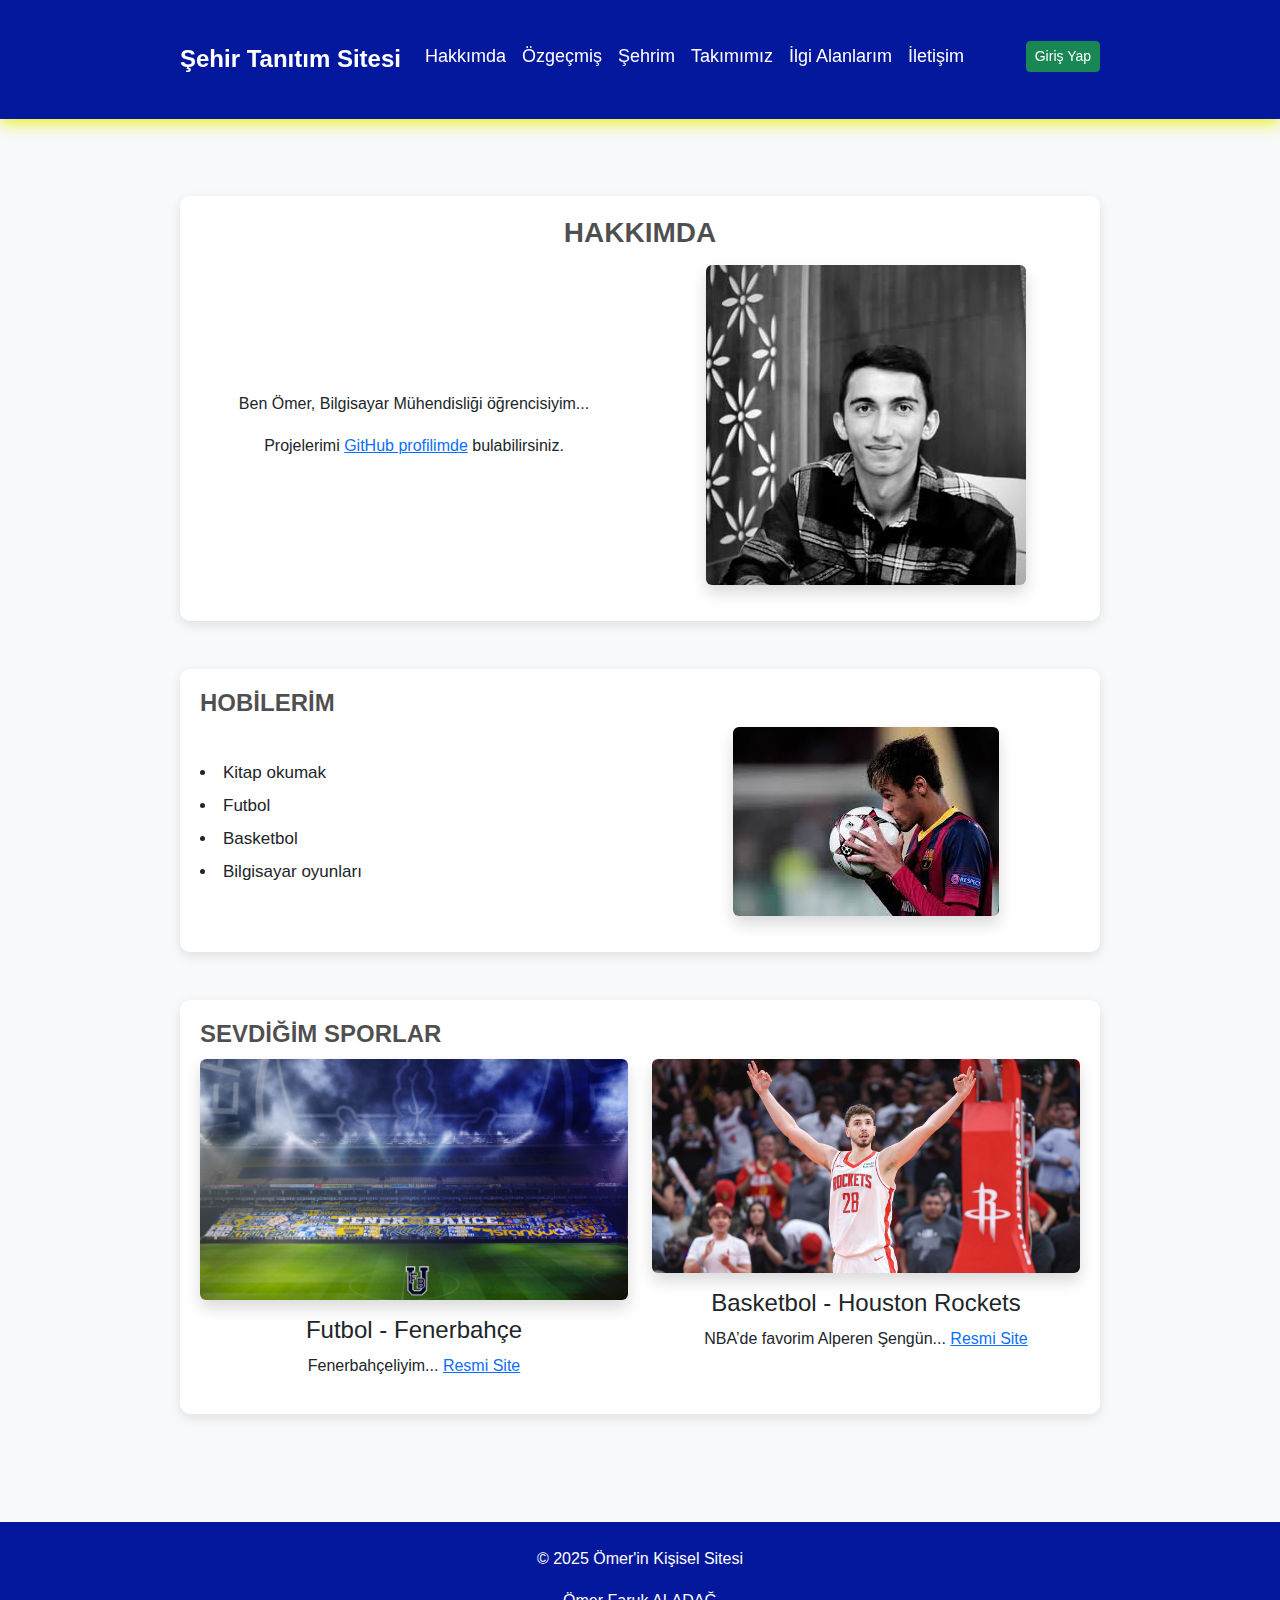
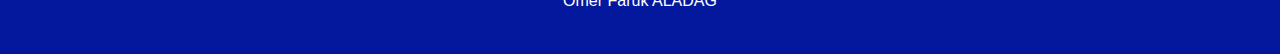
<file: index.html>
<!DOCTYPE html>
<html lang="tr">
<head>
  <meta charset="UTF-8">
  <meta name="viewport" content="width=device-width, initial-scale=1.0">
  <title>Şehir Tanıtım Sitesi</title>
  <link href="https://cdn.jsdelivr.net/npm/bootstrap@5.3.0/dist/css/bootstrap.min.css" rel="stylesheet">
  <link rel="stylesheet" href="style.css">
</head>
<body class="bg-light">

<header>
  <nav class="navbar navbar-expand-lg navbar-dark custom-navbar fixed-top">
        <div class="container">
          <a class="navbar-brand" href="#">Şehir Tanıtım Sitesi</a>
          <button class="navbar-toggler" type="button" data-bs-toggle="collapse" data-bs-target="#navbarNav">
            <span class="navbar-toggler-icon"></span>
          </button>
          <div class="collapse navbar-collapse" id="navbarNav">
            <ul class="navbar-nav me-auto">
              <li class="nav-item"><a class="nav-link" href="index.html">Hakkımda</a></li>
              <li class="nav-item"><a class="nav-link" href="cv.html">Özgeçmiş</a></li>
              <li class="nav-item"><a class="nav-link" href="sehrim.html">Şehrim</a></li>
              <li class="nav-item"><a class="nav-link" href="takimimiz.html">Takımımız</a></li>
              <li class="nav-item"><a class="nav-link" href="ilgi-alanlarim.html">İlgi Alanlarım</a></li>
              <li class="nav-item"><a class="nav-link" href="iletisim.html">İletişim</a></li>
            </ul>
            <ul class="navbar-nav ms-auto align-items-center">
              <li class="nav-item">
                <span id="usernameDisplay" class="nav-link text-white fw-bold"></span>
              </li>
              <li class="nav-item" id="loginBtn">
                <a href="login.html" class="btn btn-success btn-sm">Giriş Yap</a>
              </li>
              <li class="nav-item" id="logoutBtn" style="display: none;">
                <button onclick="logout()" class="btn btn-danger btn-sm">Çıkış Yap</button>
              </li>
            </ul>
          </div>
        </div>
      </nav>
</header>

  <main class="container mt-5">
    <section class="text-center my-5">
      <h2>Hakkımda</h2>
      <div class="row align-items-center">
        <div class="col-md-6">
          <p>Ben Ömer, Bilgisayar Mühendisliği öğrencisiyim...</p>
          <p>Projelerimi <a href="https://github.com/omrraldg" target="_blank">GitHub profilimde</a> bulabilirsiniz.</p>
        </div>
        <div class="col-md-6">
          <img src="img/omer.jpg" alt="Ömer'in Fotoğrafı" class="img-fluid rounded shadow mb-3">
        </div>
      </div>
    </section>

    <section class="text-center mb-5">
      <h3>Hobilerim</h3>
      <div class="row align-items-center">
        <div class="col-md-6">
          <ul class="text-start">
            <li>Kitap okumak</li>
            <li>Futbol</li>
            <li>Basketbol</li>
            <li>Bilgisayar oyunları</li>
          </ul>
        </div>
        <div class="col-md-6">
          <img src="img/neymar.jpg" alt="Futbol" class="img-fluid rounded shadow mb-3">
        </div>
      </div>
    </section>

    <section class="text-center mb-5">
      <h3>Sevdiğim Sporlar</h3>
      <div class="row">
        <div class="col-md-6">
          <img src="img/fenerbahce.jpg" alt="Fenerbahçe" class="img-fluid rounded shadow mb-3">
          <h4>Futbol - Fenerbahçe</h4>
          <p>Fenerbahçeliyim... <a href="https://www.fenerbahce.org/">Resmi Site</a></p>
        </div>
        <div class="col-md-6">
          <img src="img/rockets.jpg" alt="Houston Rockets" class="img-fluid rounded shadow mb-3">
          <h4>Basketbol - Houston Rockets</h4>
          <p>NBA’de favorim Alperen Şengün... <a href="https://www.nba.com/rockets/">Resmi Site</a></p>
        </div>
      </div>
    </section>
  </main>

  <footer class="text-center py-4">
    <p>&copy; 2025 Ömer'in Kişisel Sitesi</p>
      <p> Ömer Faruk ALADAĞ</p>
  </footer>

   <script src="https://cdn.jsdelivr.net/npm/bootstrap@5.3.0/dist/js/bootstrap.bundle.min.js"></script>
  <script src="loginkontrol.js"></script>
</body>
</html>
</file>
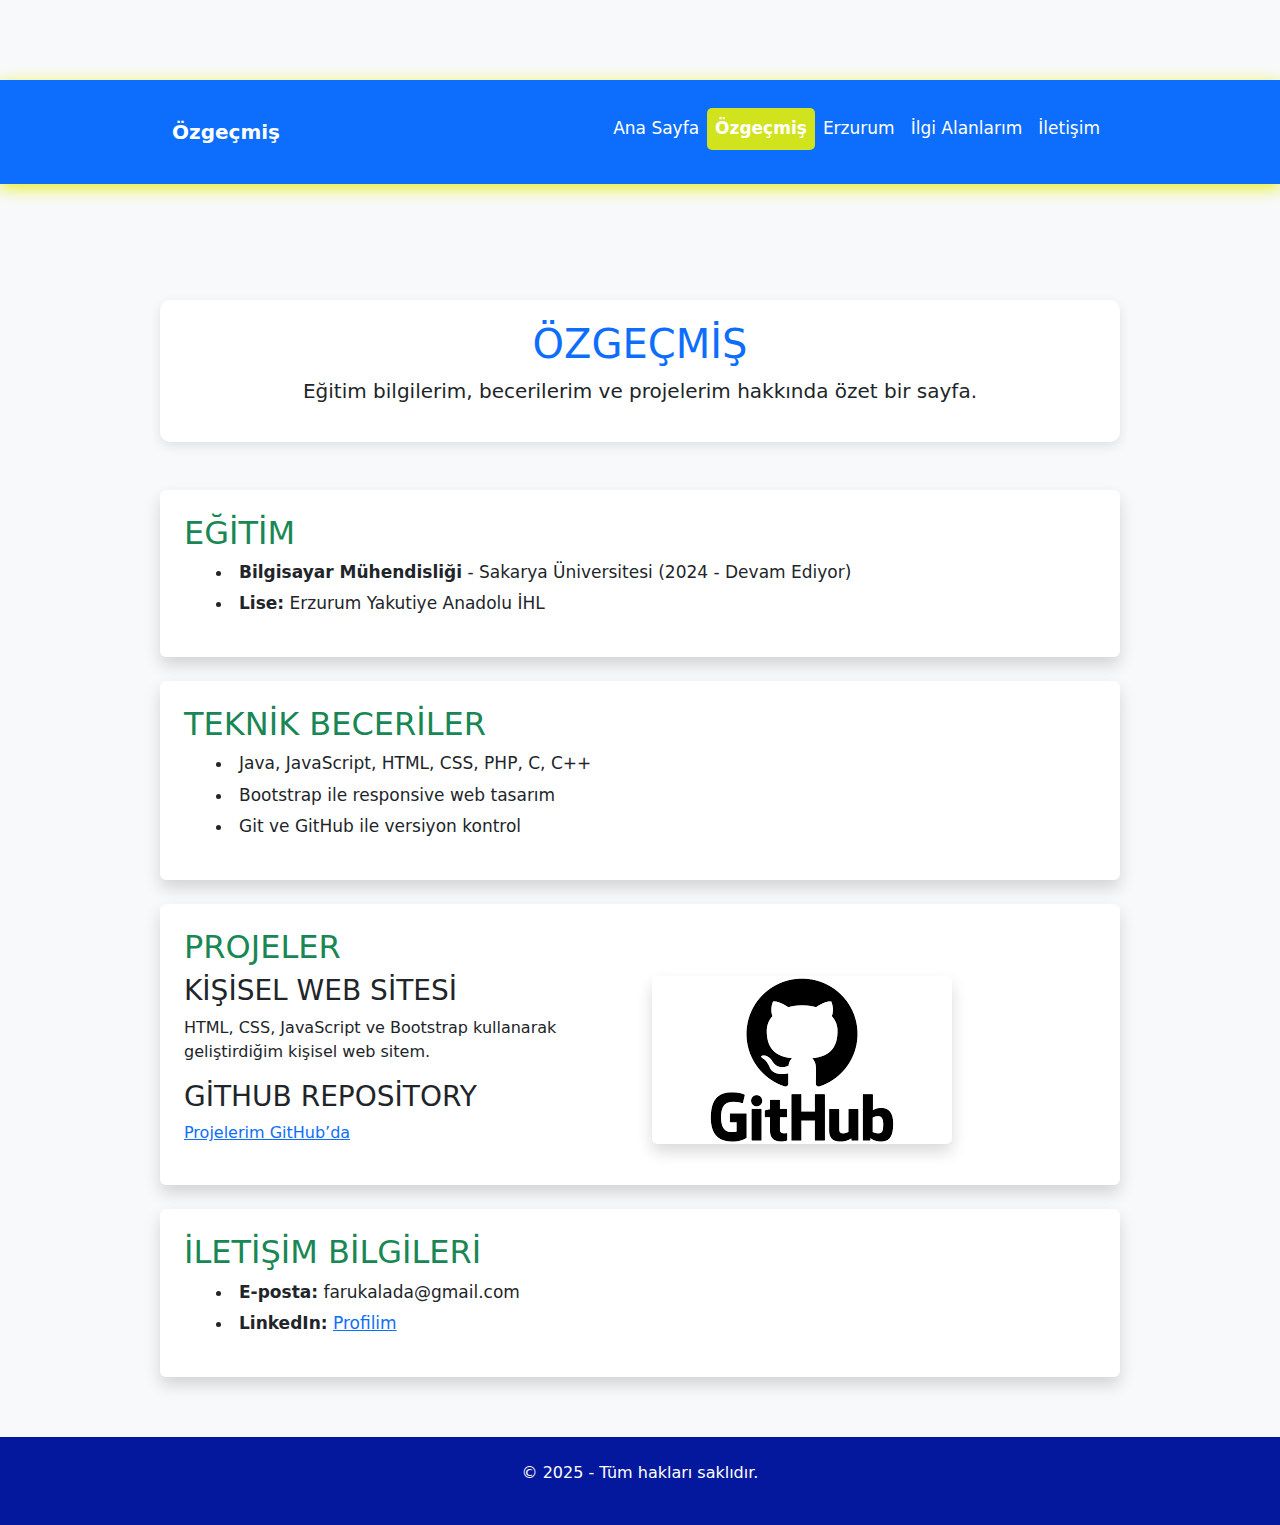
<file: cv.html>
<!DOCTYPE html>
<html lang="tr">
<head>
    <meta charset="UTF-8">
    <meta name="viewport" content="width=device-width, initial-scale=1.0">
    <title>Özgeçmiş</title>
    <link rel="stylesheet" href="style.css">
    <link href="https://cdn.jsdelivr.net/npm/bootstrap@5.3.0/dist/css/bootstrap.min.css" rel="stylesheet">
</head>
<body class="bg-light">
    <header>
        <nav class="navbar navbar-expand-lg navbar-dark bg-primary">
            <div class="container">
                <a class="navbar-brand" href="#">Özgeçmiş</a>
                <button class="navbar-toggler" type="button" data-bs-toggle="collapse" data-bs-target="#navbarNav">
                    <span class="navbar-toggler-icon"></span>
                </button>
                <div class="collapse navbar-collapse" id="navbarNav">
                    <ul class="navbar-nav ms-auto">
                        <li class="nav-item"><a class="nav-link" href="index.html">Ana Sayfa</a></li>
                        <li class="nav-item"><a class="nav-link active" href="cv.html">Özgeçmiş</a></li>
                        <li class="nav-item"><a class="nav-link" href="sehrim.html">Erzurum</a></li>
                        <li class="nav-item"><a class="nav-link" href="ilgi-alanlarim.html">İlgi Alanlarım</a></li>
                        <li class="nav-item"><a class="nav-link" href="iletisim.html">İletişim</a></li>
                    </ul>
                </div>
            </div>
        </nav>
    </header>

    <main class="container mt-5">
        <section class="text-center my-5">
            <h1 class="text-primary">Özgeçmiş</h1>
            <p class="lead">Eğitim bilgilerim, becerilerim ve projelerim hakkında özet bir sayfa.</p>
        </section>

        <section class="bg-white p-4 rounded shadow mt-5">
            <h2 class="text-success">Eğitim</h2>
            <ul class="text-start">
                <li><strong>Bilgisayar Mühendisliği</strong> - Sakarya Üniversitesi (2024 - Devam Ediyor)</li>
                <li><strong>Lise:</strong> Erzurum Yakutiye Anadolu İHL</li>
            </ul>
        </section>

        <section class="bg-white p-4 rounded shadow mt-4">
            <h2 class="text-success">Teknik Beceriler</h2>
            <ul class="text-start">
                <li>Java, JavaScript, HTML, CSS, PHP, C, C++</li>
                <li>Bootstrap ile responsive web tasarım</li>
                <li>Git ve GitHub ile versiyon kontrol</li>
            </ul>
        </section>

        <section class="bg-white p-4 rounded shadow mt-4">
            <h2 class="text-success">Projeler</h2>
            <div class="row align-items-center">
                <div class="col-md-6">
                    <article>
                        <h3>Kişisel Web Sitesi</h3>
                        <p>HTML, CSS, JavaScript ve Bootstrap kullanarak geliştirdiğim kişisel web sitem.</p>
                    </article>
                    <article>
                        <h3>GitHub Repository</h3>
                        <p><a href="https://github.com/omrraldg/web-proje" target="_blank">Projelerim GitHub’da</a></p>
                    </article>
                </div>
                <div class="col-md-6">
                    <img src="img/github.png" alt="GitHub Logo" class="img-fluid rounded shadow mb-3">
                </div>
            </div>
        </section>

        <section class="bg-white p-4 rounded shadow mt-4">
            <h2 class="text-success">İletişim Bilgileri</h2>
            <ul class="text-start">
                <li><strong>E-posta:</strong> farukalada@gmail.com</li>
                <li><strong>LinkedIn:</strong> <a href="https://www.linkedin.com/in/%C3%B6mer-faruk-alada%C4%9F-619aa2355/" target="_blank">Profilim</a></li>
            </ul>
        </section>
    </main>

    <footer class="text-center py-4">
        <p>&copy; 2025 - Tüm hakları saklıdır.</p>
    </footer>

    <script src="https://cdn.jsdelivr.net/npm/bootstrap@5.3.0/dist/js/bootstrap.bundle.min.js"></script>
</body>
</html>
</file>
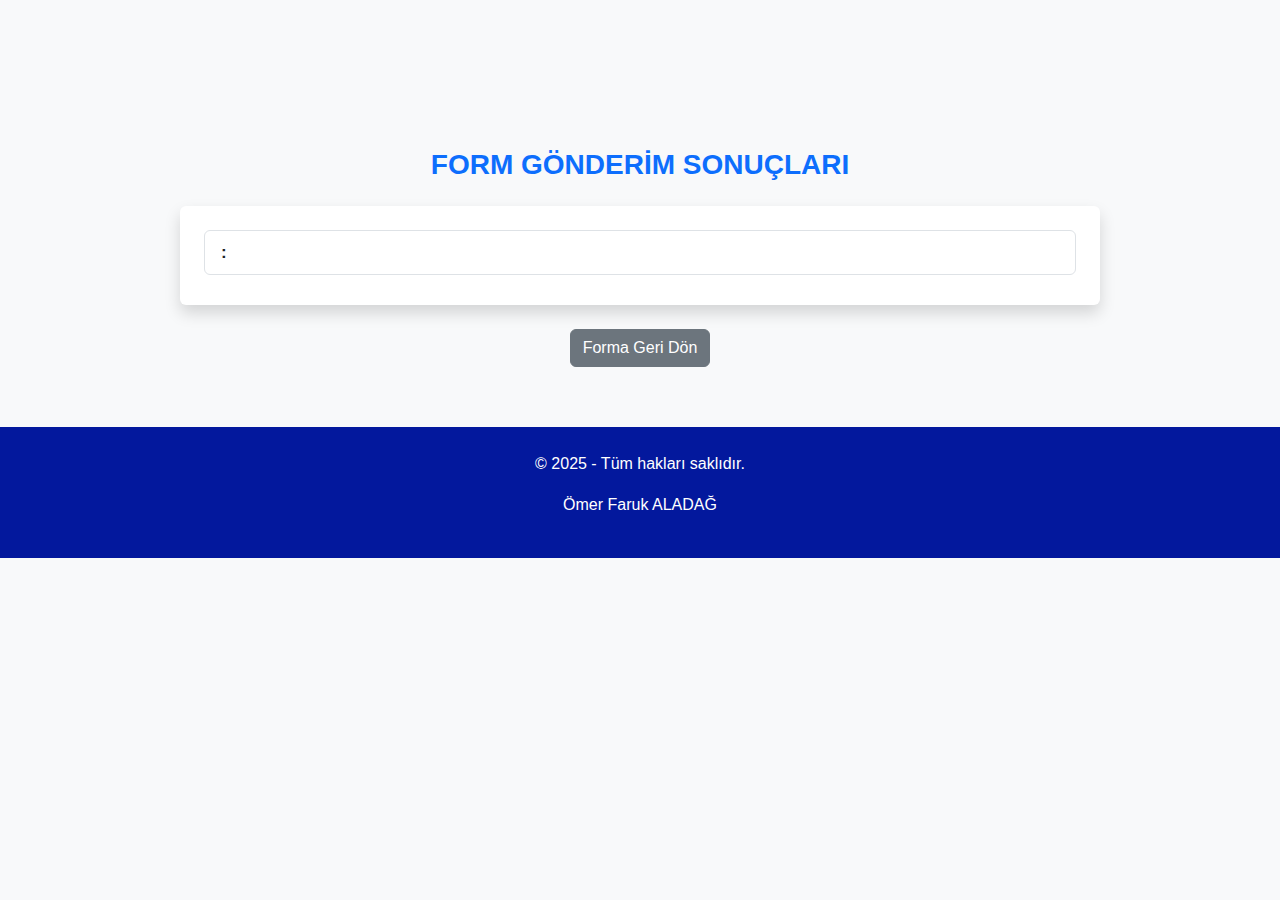
<file: form-sonuc.html>
<!DOCTYPE html>
<html lang="tr">
<head>
  <meta charset="UTF-8">
  <title>Form Sonuçları</title>
  <meta name="viewport" content="width=device-width, initial-scale=1.0">
  <link href="https://cdn.jsdelivr.net/npm/bootstrap@5.3.0/dist/css/bootstrap.min.css" rel="stylesheet">
  <link rel="stylesheet" href="style.css">
</head>
<body class="bg-light">

  <div class="container mt-5">
    <h2 class="text-primary text-center">Form Gönderim Sonuçları</h2>
    <div id="sonuclar" class="mt-4 bg-white p-4 rounded shadow"></div>
    <div class="text-center mt-4">
      <a href="iletisim.html" class="btn btn-secondary">Forma Geri Dön</a>
    </div>
  </div>

  <script>
    function getQueryParams() {
      const params = {};
      const queryString = window.location.search.substring(1);
      const pairs = queryString.split("&");
      for (let i = 0; i < pairs.length; i++) {
        const pair = pairs[i].split("=");
        const key = decodeURIComponent(pair[0]);
        const value = decodeURIComponent(pair[1] || "");
        if (params[key]) {
          if (Array.isArray(params[key])) {
            params[key].push(value);
          } else {
            params[key] = [params[key], value];
          }
        } else {
          params[key] = value;
        }
      }
      return params;
    }

    const params = getQueryParams();
    const container = document.getElementById("sonuclar");

    if (Object.keys(params).length === 0) {
      container.innerHTML = `<p class="text-danger">Formdan herhangi bir veri alınamadı.</p>`;
    } else {
      let html = `<ul class="list-group">`;
      for (let key in params) {
        const label = key.charAt(0).toUpperCase() + key.slice(1);
        const value = Array.isArray(params[key]) ? params[key].join(", ") : params[key];
        html += `<li class="list-group-item"><strong>${label}:</strong> ${value}</li>`;
      }
      html += `</ul>`;
      container.innerHTML = html;
    }
  </script>
<footer class="text-center py-4">
        <p>&copy; 2025 - Tüm hakları saklıdır.</p>
        <p> Ömer Faruk ALADAĞ</p>
    </footer>

</body>

</html>
</file>
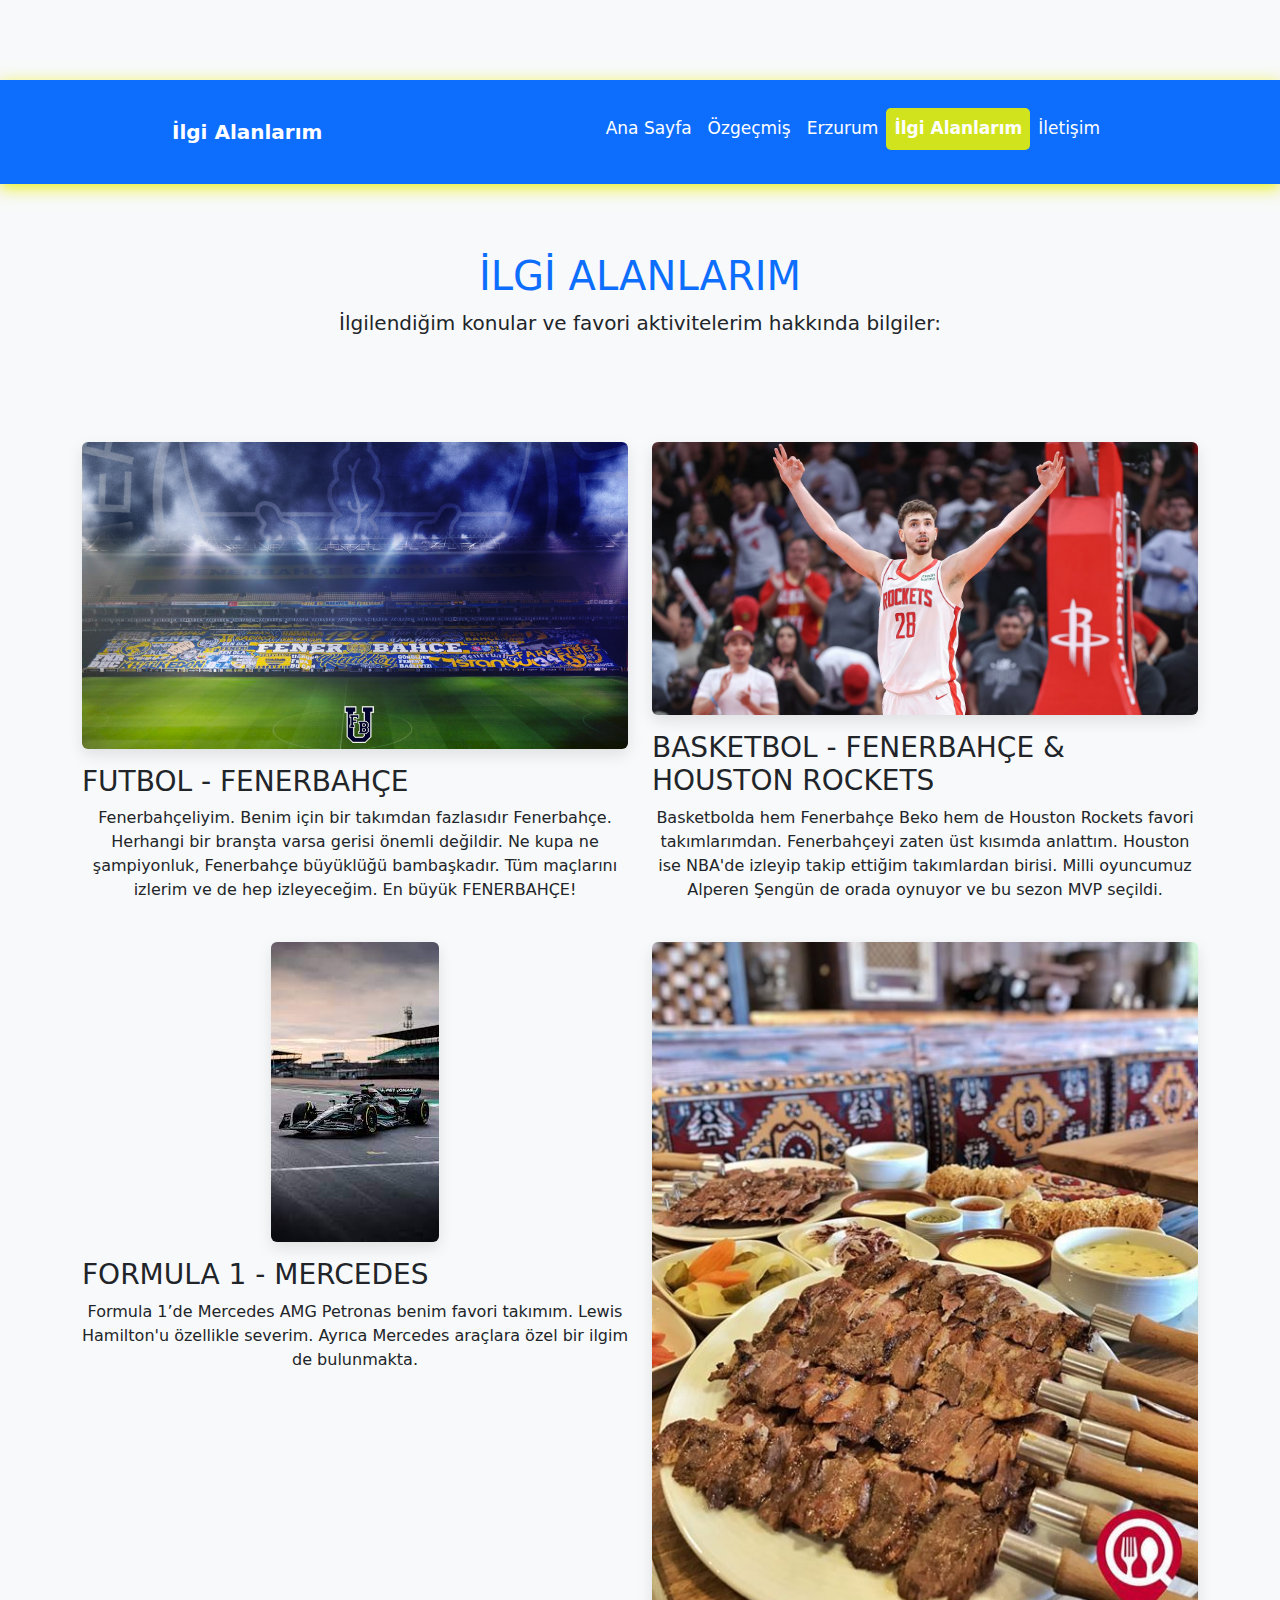
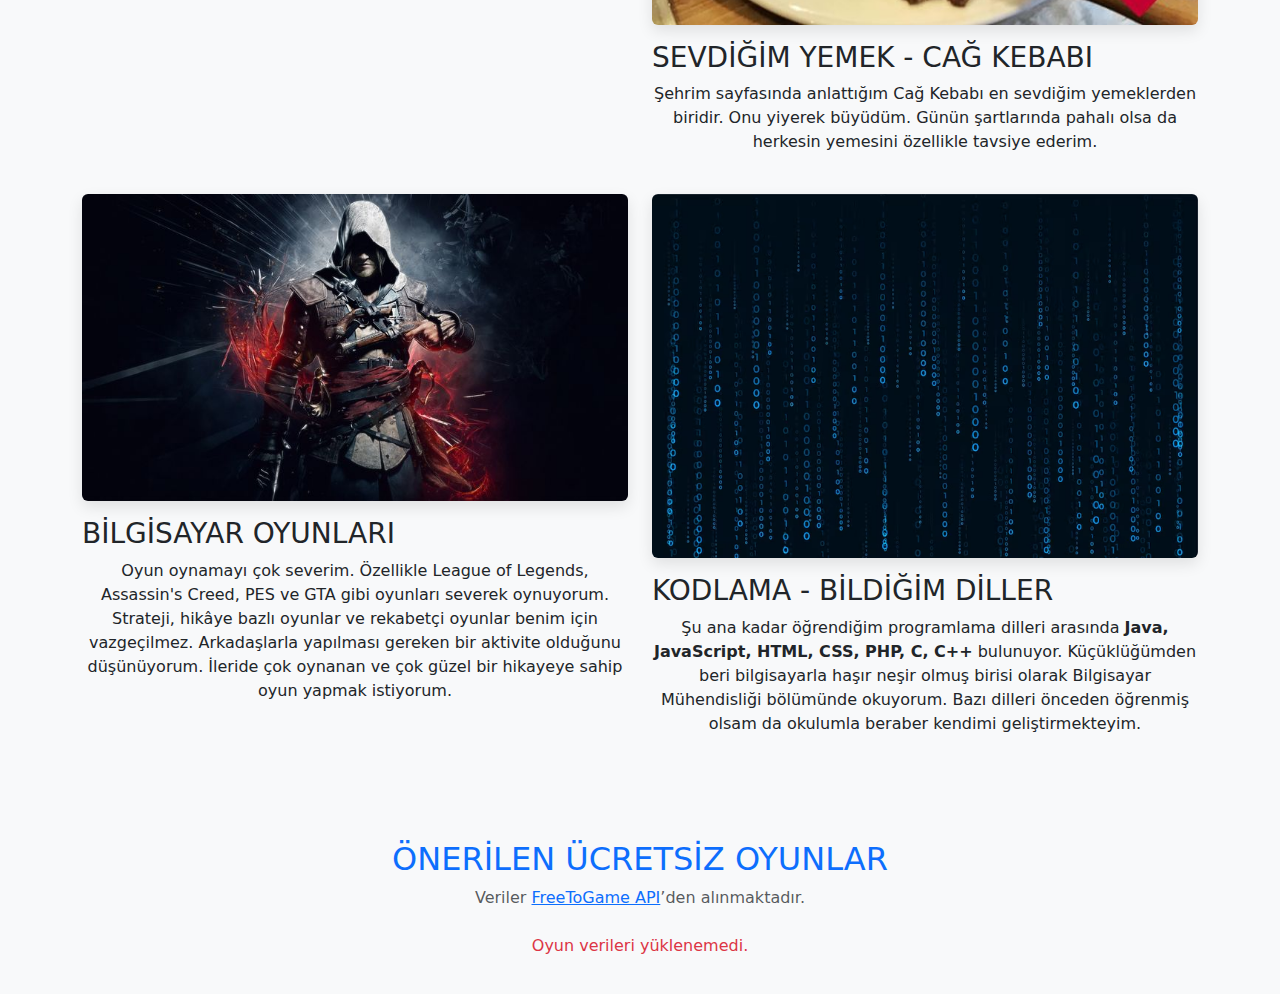
<file: ilgi-alanlarim.html>
<!DOCTYPE html>
<html lang="tr">
<head>
    <meta charset="UTF-8">
    <meta name="viewport" content="width=device-width, initial-scale=1.0">
    <title>İlgi Alanlarım</title>
    <link rel="stylesheet" href="style.css">
    <link href="https://cdn.jsdelivr.net/npm/bootstrap@5.3.0/dist/css/bootstrap.min.css" rel="stylesheet">
</head>
<body class="bg-light">
    <!-- NAVBAR -->
    <nav class="navbar navbar-expand-lg navbar-dark bg-primary">
        <div class="container">
            <a class="navbar-brand" href="#">İlgi Alanlarım</a>
            <button class="navbar-toggler" type="button" data-bs-toggle="collapse" data-bs-target="#navbarNav">
                <span class="navbar-toggler-icon"></span>
            </button>
            <div class="collapse navbar-collapse" id="navbarNav">
                <ul class="navbar-nav ms-auto">
                    <li class="nav-item"><a class="nav-link" href="index.html">Ana Sayfa</a></li>
                    <li class="nav-item"><a class="nav-link" href="cv.html">Özgeçmiş</a></li>
                    <li class="nav-item"><a class="nav-link" href="sehrim.html">Erzurum</a></li>
                    <li class="nav-item"><a class="nav-link active" href="ilgi-alanlarim.html">İlgi Alanlarım</a></li>
                    <li class="nav-item"><a class="nav-link" href="iletisim.html">İletişim</a></li>
                </ul>
            </div>
        </div>
    </nav>

    <!-- BAŞLIK -->
    <div class="container text-center mt-5">
        <h1 class="text-primary">İlgi Alanlarım</h1>
        <p class="lead">İlgilendiğim konular ve favori aktivitelerim hakkında bilgiler:</p>
    </div>

    <!-- MEVCUT KARTLAR -->
    <div class="container mt-5">
        <!-- İlk satır -->
        <div class="row">
            <div class="col-md-6 text-center">
                <img src="img/fenerbahce.jpg" class="img-fluid rounded" alt="Fenerbahçe">
                <h3 class="mt-3">Futbol - Fenerbahçe</h3>
                <p>Fenerbahçeliyim. Benim için bir takımdan fazlasıdır Fenerbahçe. Herhangi bir branşta varsa gerisi önemli değildir. Ne kupa ne şampiyonluk, Fenerbahçe büyüklüğü bambaşkadır. Tüm maçlarını izlerim ve de hep izleyeceğim. En büyük FENERBAHÇE!</p>
            </div>
            <div class="col-md-6 text-center">
                <img src="img/rockets.jpg" class="img-fluid rounded" alt="Houston Rockets">
                <h3 class="mt-3">Basketbol - Fenerbahçe &amp; Houston Rockets</h3>
                <p>Basketbolda hem Fenerbahçe Beko hem de Houston Rockets favori takımlarımdan. Fenerbahçeyi zaten üst kısımda anlattım. Houston ise NBA'de izleyip takip ettiğim takımlardan birisi. Milli oyuncumuz Alperen Şengün de orada oynuyor ve bu sezon MVP seçildi.</p>
            </div>
        </div>

        <!-- İkinci satır -->
        <div class="row mt-4">
            <div class="col-md-6 text-center">
                <img src="img/mercedes.jpg" class="img-fluid rounded" alt="Mercedes F1">
                <h3 class="mt-3">Formula 1 - Mercedes</h3>
                <p>Formula 1’de Mercedes AMG Petronas benim favori takımım. Lewis Hamilton'u özellikle severim. Ayrıca Mercedes araçlara özel bir ilgim de bulunmakta.</p>
            </div>
            <div class="col-md-6 text-center">
                <img src="img/cağ.jpg" class="img-fluid rounded" alt="Cağ Kebabı">
                <h3 class="mt-3">Sevdiğim Yemek - Cağ Kebabı</h3>
                <p>Şehrim sayfasında anlattığım Cağ Kebabı en sevdiğim yemeklerden biridir. Onu yiyerek büyüdüm. Günün şartlarında pahalı olsa da herkesin yemesini özellikle tavsiye ederim.</p>
            </div>
        </div>

        <!-- Üçüncü satır -->
        <div class="row mt-4">
            <div class="col-md-6 text-center">
                <img src="img/gaming.jpg" class="img-fluid rounded" alt="Bilgisayar Oyunları">
                <h3 class="mt-3">Bilgisayar Oyunları</h3>
                <p>Oyun oynamayı çok severim. Özellikle League of Legends, Assassin's Creed, PES ve GTA gibi oyunları severek oynuyorum. Strateji, hikâye bazlı oyunlar ve rekabetçi oyunlar benim için vazgeçilmez. Arkadaşlarla yapılması gereken bir aktivite olduğunu düşünüyorum. İleride çok oynanan ve çok güzel bir hikayeye sahip oyun yapmak istiyorum.</p>
            </div>
            <div class="col-md-6 text-center">
                <img src="img/coding.jpg" class="img-fluid rounded" alt="Kodlama">
                <h3 class="mt-3">Kodlama - Bildiğim Diller</h3>
                <p>Şu ana kadar öğrendiğim programlama dilleri arasında <strong>Java, JavaScript, HTML, CSS, PHP, C, C++</strong> bulunuyor. Küçüklüğümden beri bilgisayarla haşır neşir olmuş birisi olarak Bilgisayar Mühendisliği bölümünde okuyorum. Bazı dilleri önceden öğrenmiş olsam da okulumla beraber kendimi geliştirmekteyim.</p>
            </div>
        </div>
    </div>

    <!-- oyun bölümü -->
    <div class="container mt-5">
        <h2 class="text-primary text-center">Önerilen Ücretsiz Oyunlar</h2>
        <p class="text-center text-muted mb-4">Veriler <a href="https://www.freetogame.com/api-doc" target="_blank" rel="noopener">FreeToGame&nbsp;API</a>’den alınmaktadır.</p>
        <div id="gamesRow" class="row g-4 justify-content-center">
            <!-- JavaScript buraya kartları ekleyecek -->
        </div>
    </div>

    <!-- bootstrap JS -->
    <script src="https://cdn.jsdelivr.net/npm/bootstrap@5.3.0/dist/js/bootstrap.bundle.min.js"></script>

    <!-- OYUN API’si -->
    <script>
        /** FreeToGame API’den oyunları burada çekiyor **/
        fetch('proxy.php')
            .then(response => response.json())
            .then(games => {
                const topGames = games.slice(0, 4);   
                const row = document.getElementById('gamesRow');

                topGames.forEach(game => {
                    const col = document.createElement('div');
                    col.className = 'col-sm-6 col-lg-3';

                    col.innerHTML = `
                        <div class="card h-100 shadow-sm">
                            <img src="${game.thumbnail}" class="card-img-top" alt="${game.title}">
                            <div class="card-body d-flex flex-column">
                                <h5 class="card-title">${game.title}</h5>
                                <p class="card-text small text-muted mb-4">${game.short_description.slice(0, 80)}...</p>
                                <a href="${game.game_url}" target="_blank" rel="noopener" class="btn btn-primary mt-auto">Siteye Git</a>
                            </div>
                        </div>
                    `;
                    row.appendChild(col);
                });
            })
            .catch(err => {
                console.error('Oyunlar alınırken hata oluştu:', err);
                document.getElementById('gamesRow').innerHTML =
                    '<p class="text-danger text-center">Oyun verileri yüklenemedi.</p>';
            });
    </script>
</body>
</html>
</file>
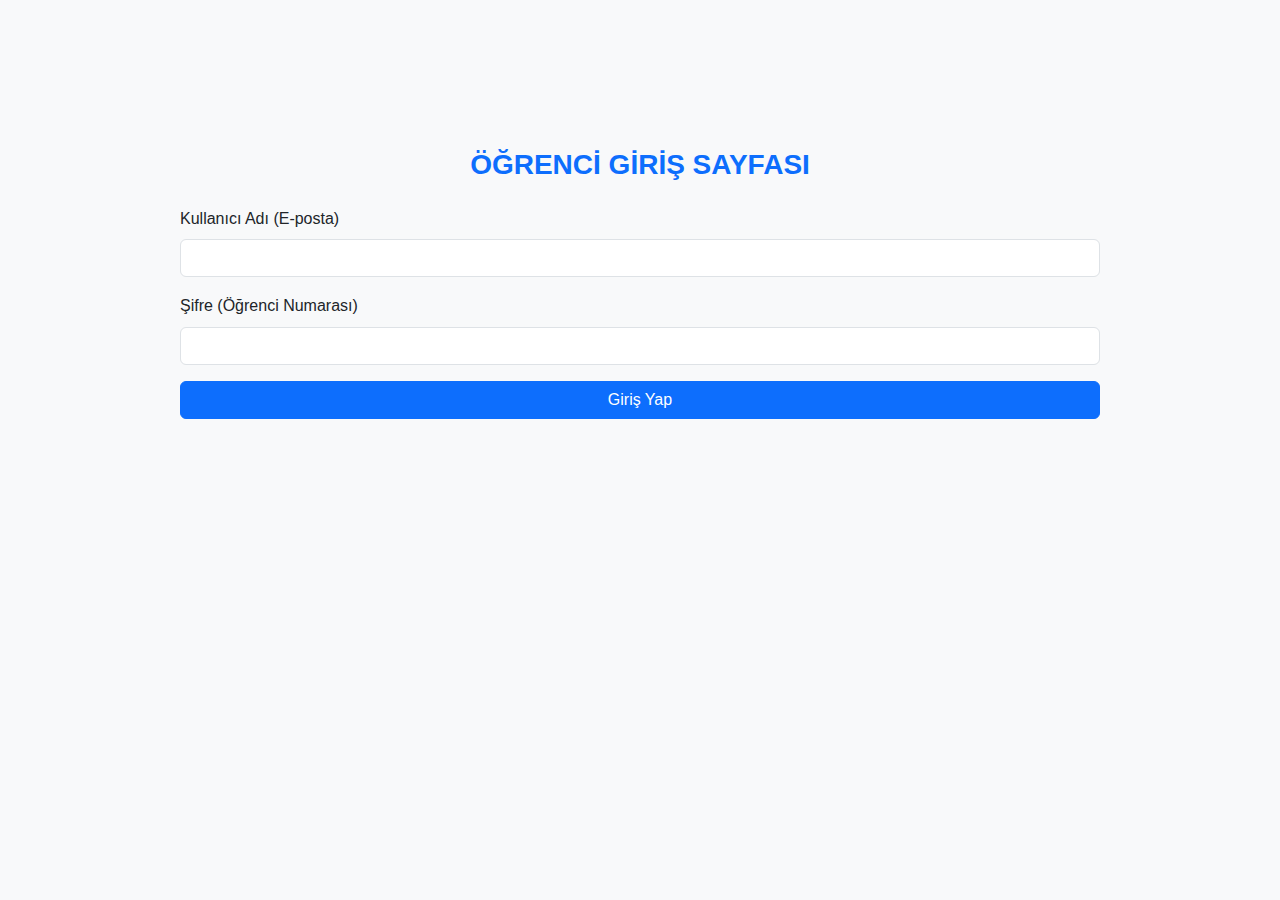
<file: login.html>
<!DOCTYPE html>
<html lang="tr">
<head>
  <meta charset="UTF-8" />
  <meta name="viewport" content="width=device-width, initial-scale=1.0" />
  <title>Login</title>
  <link href="https://cdn.jsdelivr.net/npm/bootstrap@5.3.0/dist/css/bootstrap.min.css" rel="stylesheet" />
  <link rel="stylesheet" href="style.css" />
  <script>
    function validateForm() {
      const emailInput = document.getElementById("username");
      const passwordInput = document.getElementById("password");

      const email = emailInput.value.trim().toLowerCase(); // küçük harfe dönüştür
      const password = passwordInput.value.trim();

      const emailRegex = /^[a-z0-9._-]+@(sakarya|ogr\.sakarya)\.edu\.tr$/;

      if (!email || !password) {
        alert("Lütfen tüm alanları doldurunuz.");
        return false;
      }

      if (!emailRegex.test(email)) {
        alert("E-posta adresi @sakarya.edu.tr veya @ogr.sakarya.edu.tr uzantılı olmalıdır.");
        return false;
      }

      // E-posta alanına temizlenmiş değeri geri yaz (görsel boşlukları da siler)
      emailInput.value = email;
      passwordInput.value = password;

      return true;
    }
  </script>
</head>
<body class="bg-light">
  <div class="container mt-5">
    <h2 class="text-center text-primary">Öğrenci Giriş Sayfası</h2>
    <form action="login.php" method="POST" class="mt-4" onsubmit="return validateForm()">
      <div class="mb-3">
        <label for="username" class="form-label">Kullanıcı Adı (E-posta)</label>
        <input type="text" class="form-control" id="username" name="username" required />
      </div>
      <div class="mb-3">
        <label for="password" class="form-label">Şifre (Öğrenci Numarası)</label>
        <input type="password" class="form-control" id="password" name="password" required />
      </div>
      <button type="submit" class="btn btn-primary w-100">Giriş Yap</button>
    </form>
  </div>
</body>
</html>
</file>
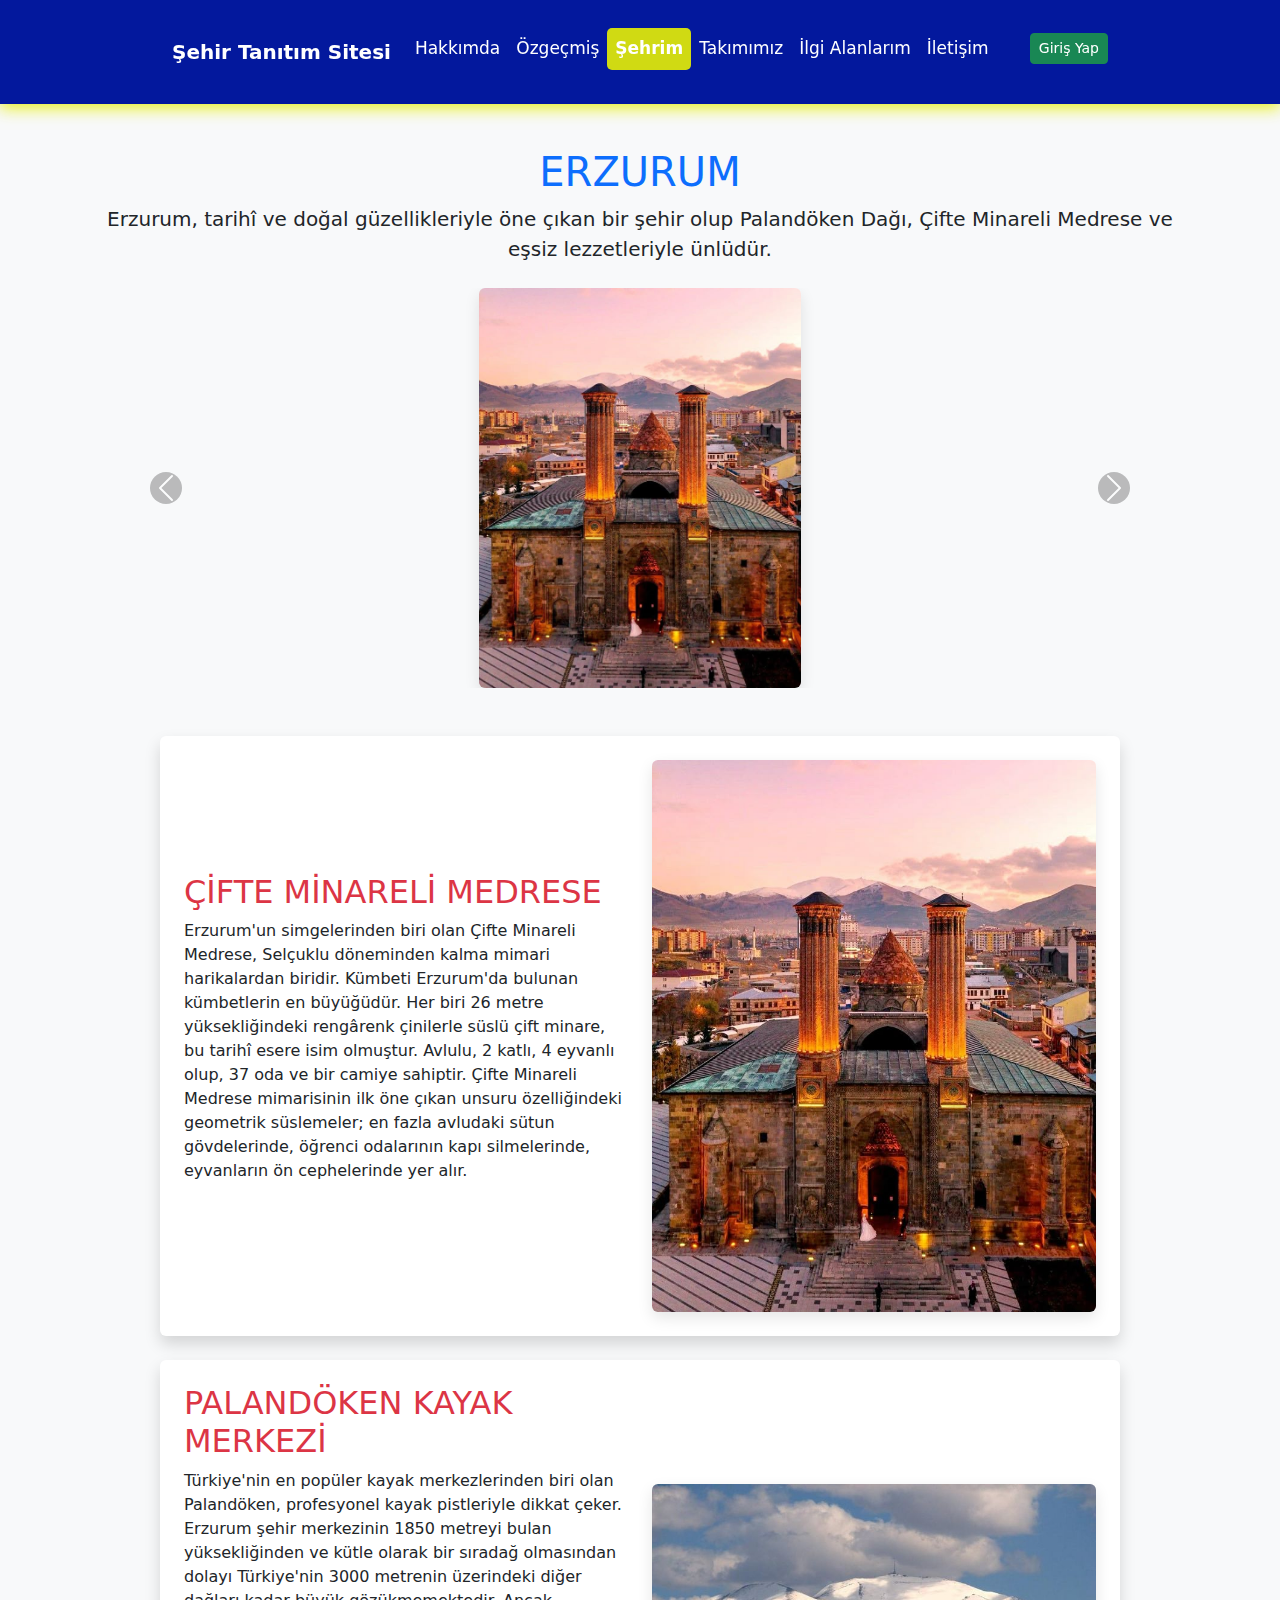
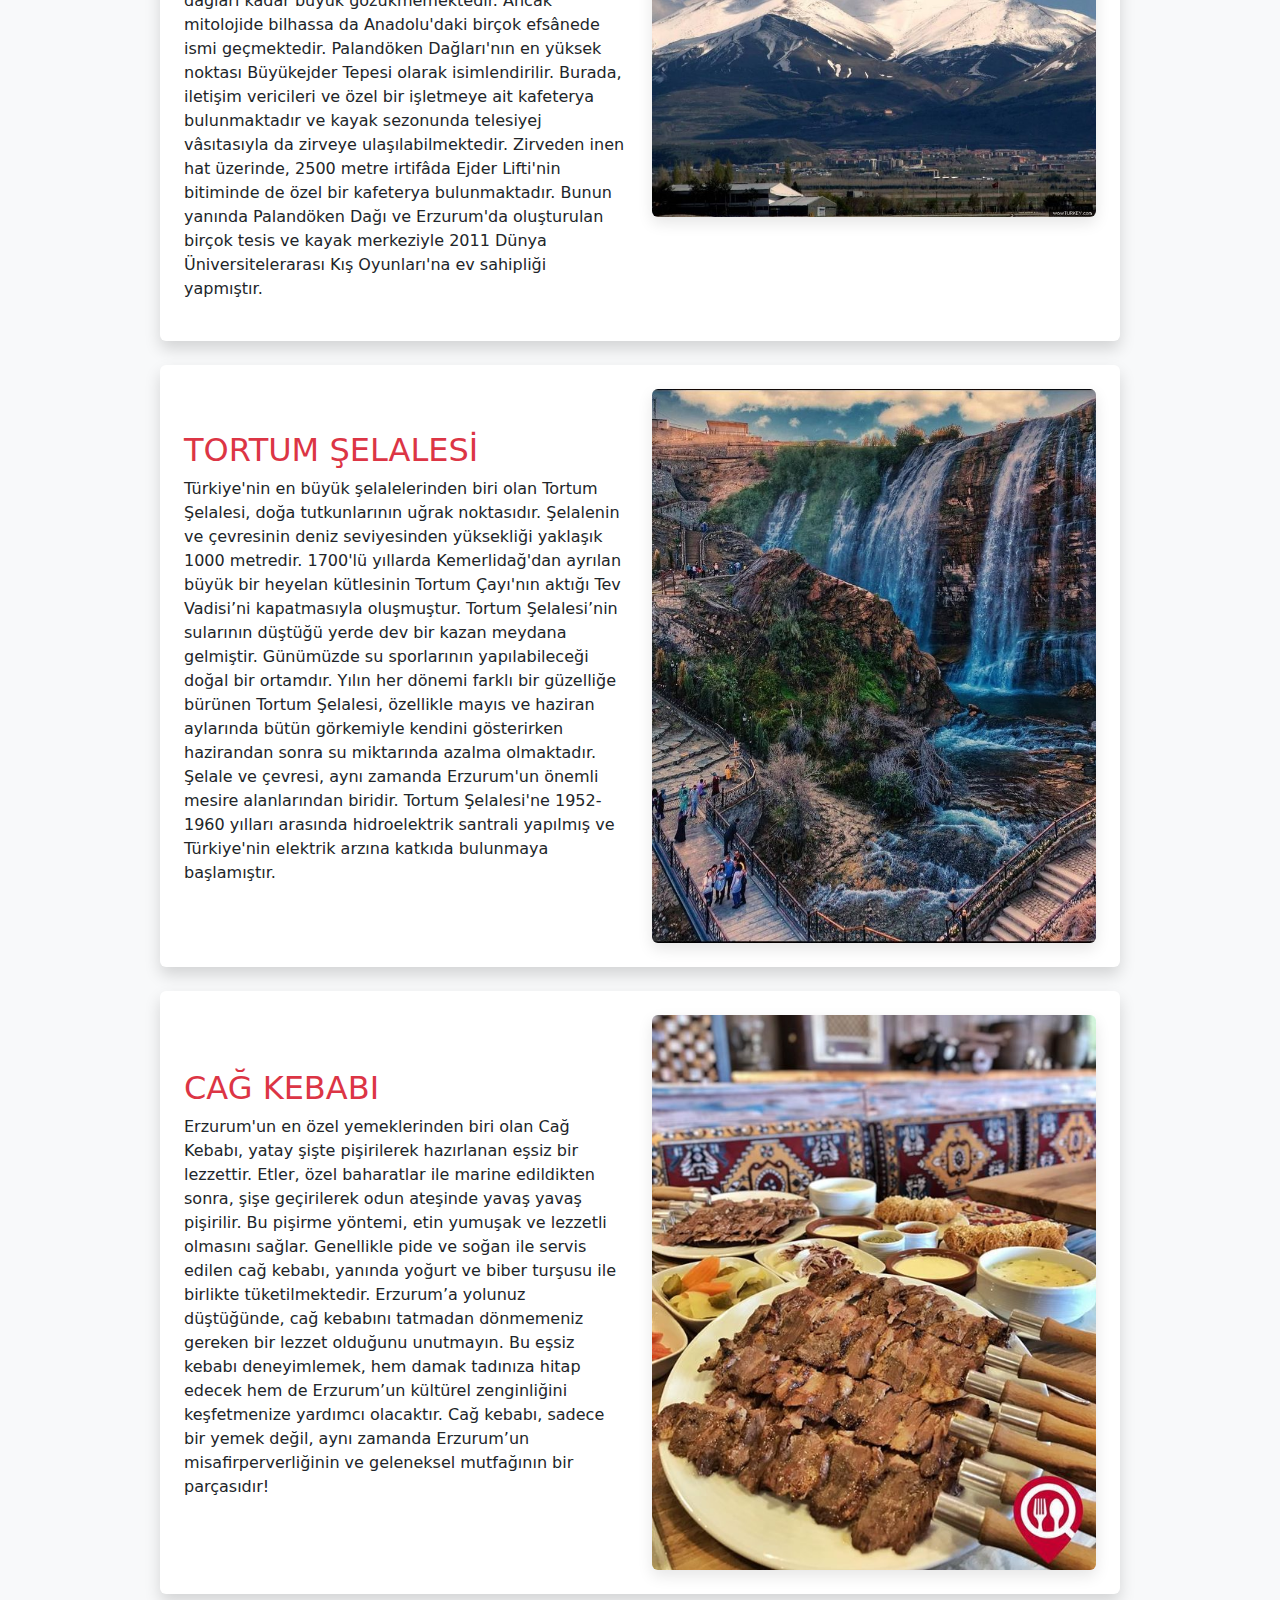
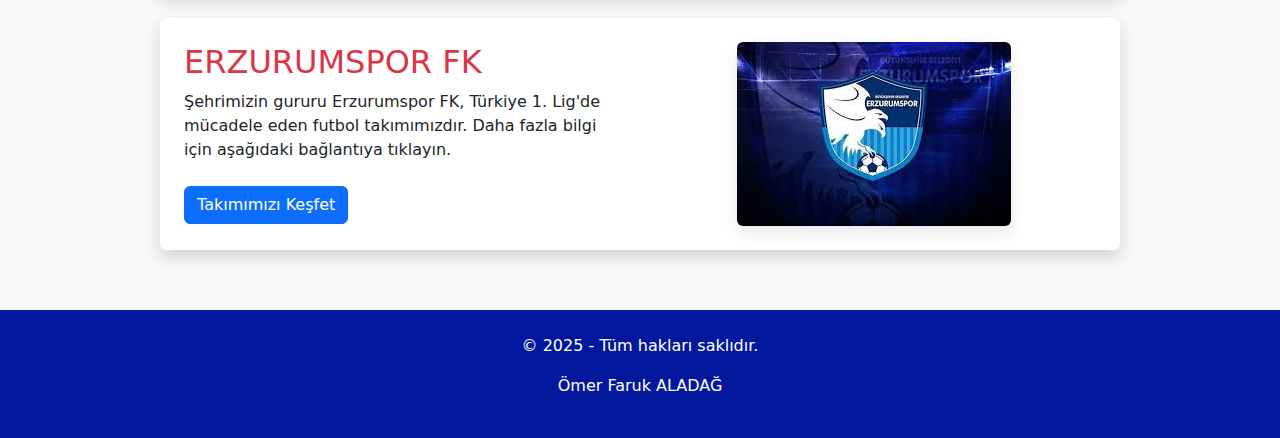
<file: sehrim.html>
<!DOCTYPE html>
<html lang="tr">
<head>
    <meta charset="UTF-8">
    <meta name="viewport" content="width=device-width, initial-scale=1.0">
    <title>Erzurum</title>
    <link rel="stylesheet" href="style.css">
    <link href="https://cdn.jsdelivr.net/npm/bootstrap@5.3.0/dist/css/bootstrap.min.css" rel="stylesheet">
</head>
<body class="bg-light">
    
<header>
  <nav class="navbar navbar-expand-lg navbar-dark custom-navbar fixed-top">
        <div class="container">
          <a class="navbar-brand" href="#">Şehir Tanıtım Sitesi</a>
          <button class="navbar-toggler" type="button" data-bs-toggle="collapse" data-bs-target="#navbarNav">
            <span class="navbar-toggler-icon"></span>
          </button>
          <div class="collapse navbar-collapse" id="navbarNav">
            <ul class="navbar-nav me-auto">
              <li class="nav-item"><a class="nav-link" href="index.html">Hakkımda</a></li>
              <li class="nav-item"><a class="nav-link" href="cv.html">Özgeçmiş</a></li>
              <li class="nav-item"><a class="nav-link active" href="sehrim.html">Şehrim</a></li>
              <li class="nav-item"><a class="nav-link" href="takimimiz.html">Takımımız</a></li>
              <li class="nav-item"><a class="nav-link" href="ilgi-alanlarim.html">İlgi Alanlarım</a></li>
              <li class="nav-item"><a class="nav-link" href="iletisim.html">İletişim</a></li>
            </ul>
            <ul class="navbar-nav ms-auto align-items-center">
              <li class="nav-item">
                <span id="usernameDisplay" class="nav-link text-white fw-bold"></span>
              </li>
              <li class="nav-item" id="loginBtn">
                <a href="login.html" class="btn btn-success btn-sm">Giriş Yap</a>
              </li>
              <li class="nav-item" id="logoutBtn" style="display: none;">
                <button onclick="logout()" class="btn btn-danger btn-sm">Çıkış Yap</button>
              </li>
            </ul>
          </div>
        </div>
      </nav>
</header>

    <main class="container mt-5">
        <h1 class="text-primary text-center">Erzurum</h1>
        <p class="lead text-center">Erzurum, tarihî ve doğal güzellikleriyle öne çıkan bir şehir olup Palandöken Dağı, Çifte Minareli Medrese ve eşsiz lezzetleriyle ünlüdür.</p>

        <!-- SLIDER -->
        <div id="sehirSlider" class="carousel slide mt-4" data-bs-ride="carousel" data-bs-interval="3000">
            <div class="carousel-inner">
                <div class="carousel-item active">
                    <a href="#cifte-minareli-medrese">
                        <img src="img/çmm.jpg" class="d-block mx-auto rounded" style="max-width: 600px;" alt="Çifte Minareli Medrese">
                    </a>
                </div>
                <div class="carousel-item">
                    <a href="#palandoken">
                        <img src="img/dag.jpg" class="d-block mx-auto rounded" style="max-width: 600px;" alt="Palandöken Dağı">
                    </a>
                </div>
                <div class="carousel-item">
                    <a href="#tortum-selalesi">
                        <img src="img/selale.jpg" class="d-block mx-auto rounded" style="max-width: 600px;" alt="Tortum Şelalesi">
                    </a>
                </div>
                <div class="carousel-item">
                    <a href="#cag-kebabi">
                        <img src="img/cağ.jpg" class="d-block mx-auto rounded" style="max-width: 600px;" alt="Cağ Kebabı">
                    </a>
                </div>
            </div>
            <button class="carousel-control-prev" type="button" data-bs-target="#sehirSlider" data-bs-slide="prev">
                <span class="carousel-control-prev-icon"></span>
            </button>
            <button class="carousel-control-next" type="button" data-bs-target="#sehirSlider" data-bs-slide="next">
                <span class="carousel-control-next-icon"></span>
            </button>
        </div>

        <!-- İÇERİKLER -->
        <section id="cifte-minareli-medrese" class="bg-white p-4 rounded shadow mt-5">
            <div class="row align-items-center">
                <div class="col-md-6">
                    <h2 class="text-danger">Çifte Minareli Medrese</h2>
                    <p>Erzurum'un simgelerinden biri olan Çifte Minareli Medrese, Selçuklu döneminden kalma mimari harikalardan biridir. Kümbeti Erzurum'da bulunan kümbetlerin en büyüğüdür. Her biri 26 metre yüksekliğindeki rengârenk çinilerle süslü çift minare, bu tarihî esere isim olmuştur. Avlulu, 2 katlı, 4 eyvanlı olup, 37 oda ve bir camiye sahiptir. Çifte Minareli Medrese mimarisinin ilk öne çıkan unsuru özelliğindeki geometrik süslemeler; en fazla avludaki sütun gövdelerinde, öğrenci odalarının kapı silmelerinde, eyvanların ön cephelerinde yer alır.</p>
                </div>
                <div class="col-md-6 text-center">
                    <img src="img/çmm.jpg" class="img-fluid rounded" alt="Çifte Minareli Medrese">
                </div>
            </div>
        </section>
        
        <section id="palandoken" class="bg-white p-4 rounded shadow mt-4">
            <div class="row align-items-center">
                <div class="col-md-6">
                    <h2 class="text-danger">Palandöken Kayak Merkezi</h2>
                    <p>Türkiye'nin en popüler kayak merkezlerinden biri olan Palandöken, profesyonel kayak pistleriyle dikkat çeker. Erzurum şehir merkezinin 1850 metreyi bulan yüksekliğinden ve kütle olarak bir sıradağ olmasından dolayı Türkiye'nin 3000 metrenin üzerindeki diğer dağları kadar büyük gözükmemektedir. Ancak mitolojide bilhassa da Anadolu'daki birçok efsânede ismi geçmektedir. Palandöken Dağları'nın en yüksek noktası Büyükejder Tepesi olarak isimlendirilir. Burada, iletişim vericileri ve özel bir işletmeye ait kafeterya bulunmaktadır ve kayak sezonunda telesiyej vâsıtasıyla da zirveye ulaşılabilmektedir. Zirveden inen hat üzerinde, 2500 metre irtifâda Ejder Lifti'nin bitiminde de özel bir kafeterya bulunmaktadır. Bunun yanında Palandöken Dağı ve Erzurum'da oluşturulan birçok tesis ve kayak merkeziyle 2011 Dünya Üniversitelerarası Kış Oyunları'na ev sahipliği yapmıştır.</p>
                </div>
                <div class="col-md-6 text-center">
                    <img src="img/dag.jpg" class="img-fluid rounded" alt="Palandöken Dağı">
                </div>
            </div>
        </section>

        <section id="tortum-selalesi" class="bg-white p-4 rounded shadow mt-4">
            <div class="row align-items-center">
                <div class="col-md-6">
                    <h2 class="text-danger">Tortum Şelalesi</h2>
                    <p>Türkiye'nin en büyük şelalelerinden biri olan Tortum Şelalesi, doğa tutkunlarının uğrak noktasıdır. Şelalenin ve çevresinin deniz seviyesinden yüksekliği yaklaşık 1000 metredir. 1700'lü yıllarda Kemerlidağ'dan ayrılan büyük bir heyelan kütlesinin Tortum Çayı'nın aktığı Tev Vadisi’ni kapatmasıyla oluşmuştur. Tortum Şelalesi’nin sularının düştüğü yerde dev bir kazan meydana gelmiştir. Günümüzde su sporlarının yapılabileceği doğal bir ortamdır. Yılın her dönemi farklı bir güzelliğe bürünen Tortum Şelalesi, özellikle mayıs ve haziran aylarında bütün görkemiyle kendini gösterirken hazirandan sonra su miktarında azalma olmaktadır. Şelale ve çevresi, aynı zamanda Erzurum'un önemli mesire alanlarından biridir. Tortum Şelalesi'ne 1952-1960 yılları arasında hidroelektrik santrali yapılmış ve Türkiye'nin elektrik arzına katkıda bulunmaya başlamıştır.</p>
                </div>
                <div class="col-md-6 text-center">
                    <img src="img/selale.jpg" class="img-fluid rounded" alt="Tortum Şelalesi">
                </div>
            </div>
        </section>

        <section id="cag-kebabi" class="bg-white p-4 rounded shadow mt-4">
            <div class="row align-items-center">
                <div class="col-md-6">
                    <h2 class="text-danger">Cağ Kebabı</h2>
                    <p>Erzurum'un en özel yemeklerinden biri olan Cağ Kebabı, yatay şişte pişirilerek hazırlanan eşsiz bir lezzettir. Etler, özel baharatlar ile marine edildikten sonra, şişe geçirilerek odun ateşinde yavaş yavaş pişirilir. Bu pişirme yöntemi, etin yumuşak ve lezzetli olmasını sağlar. Genellikle pide ve soğan ile servis edilen cağ kebabı, yanında yoğurt ve biber turşusu ile birlikte tüketilmektedir. Erzurum’a yolunuz düştüğünde, cağ kebabını tatmadan dönmemeniz gereken bir lezzet olduğunu unutmayın. Bu eşsiz kebabı deneyimlemek, hem damak tadınıza hitap edecek hem de Erzurum’un kültürel zenginliğini keşfetmenize yardımcı olacaktır. Cağ kebabı, sadece bir yemek değil, aynı zamanda Erzurum’un misafirperverliğinin ve geleneksel mutfağının bir parçasıdır!</p>
                </div>
                <div class="col-md-6 text-center">
                    <img src="img/cağ.jpg" class="img-fluid rounded" alt="Cağ Kebabı">
                </div>
            </div>
        </section>

        <section id="takimimiz" class="bg-white p-4 rounded shadow mt-4">
            <div class="row align-items-center">
                <div class="col-md-6">
                    <h2 class="text-danger">Erzurumspor FK</h2>
                    <p>Şehrimizin gururu Erzurumspor FK, Türkiye 1. Lig'de mücadele eden futbol takımımızdır. Daha fazla bilgi için aşağıdaki bağlantıya tıklayın.</p>
                    <a href="takimimiz.html" class="btn btn-primary mt-2">Takımımızı Keşfet</a>
                </div>
                <div class="col-md-6 text-center">
                    <img src="img/erzurumspor.jpg" class="img-fluid rounded" alt="Erzurumspor FK">
                </div>
            </div>
        </section>
    </main>

    <footer class="text-center py-4">
        <p>&copy; 2025 - Tüm hakları saklıdır.</p>
        <p> Ömer Faruk ALADAĞ</p>
    </footer>

    <!-- Bootstrap ve slider başlatma -->
<script src="https://cdn.jsdelivr.net/npm/bootstrap@5.3.0/dist/js/bootstrap.bundle.min.js"></script>
  <script src="loginkontrol.js"></script>
    <script>
      document.addEventListener("DOMContentLoaded", function () {
        const sehirSlider = document.querySelector("#sehirSlider");
        new bootstrap.Carousel(sehirSlider, {
          interval: 3000,
          ride: 'carousel'
        });
      });
    </script>
</body>
</html>
</file>
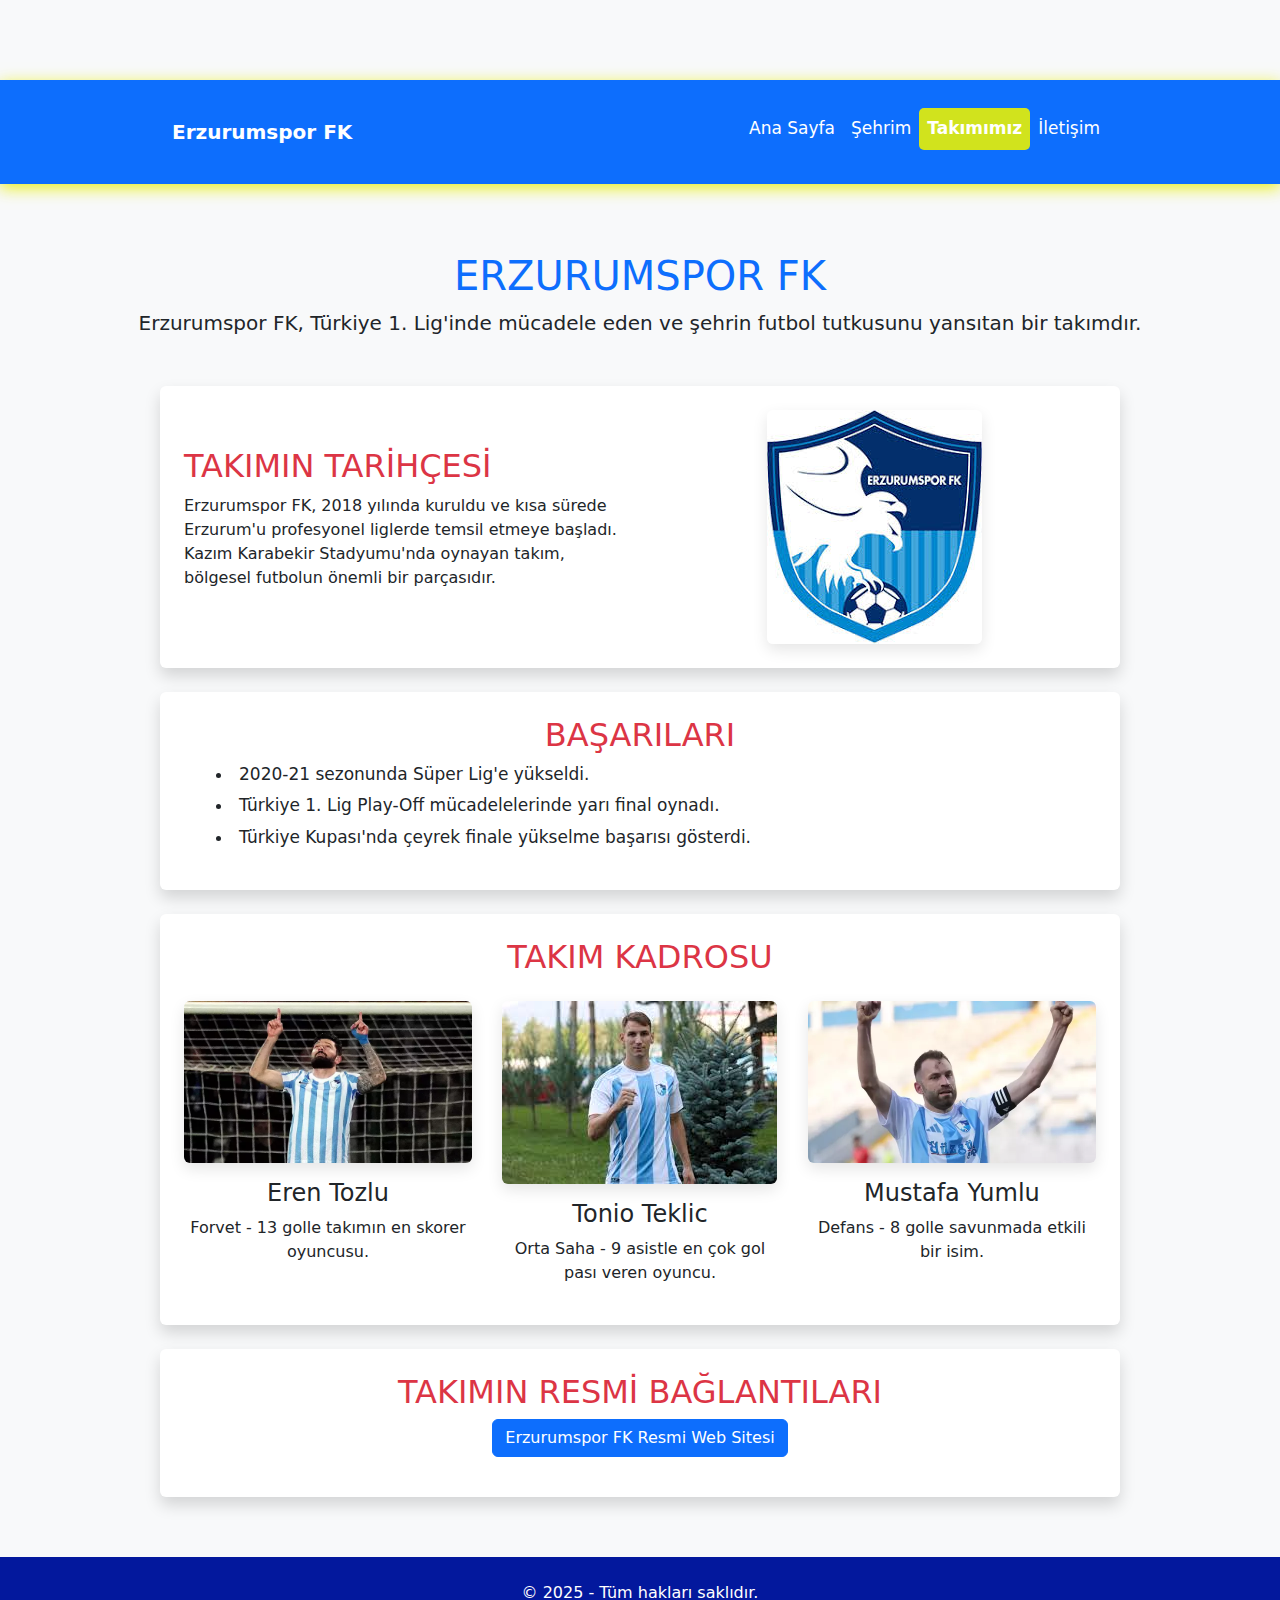
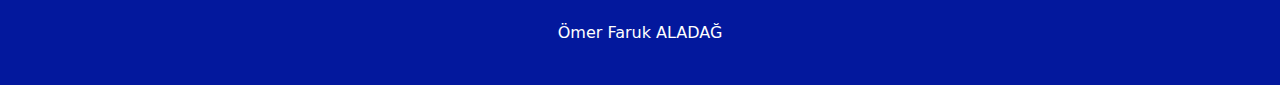
<file: takimimiz.html>
<!DOCTYPE html>
<html lang="tr">
<head>
    <meta charset="UTF-8">
    <meta name="viewport" content="width=device-width, initial-scale=1.0">
    <title>Erzurumspor FK</title>
    <link rel="stylesheet" href="style.css">
    <link href="https://cdn.jsdelivr.net/npm/bootstrap@5.3.0/dist/css/bootstrap.min.css" rel="stylesheet">
</head>
<body class="bg-light">
    <header>
        <nav class="navbar navbar-expand-lg navbar-dark bg-primary">
            <div class="container">
                <a class="navbar-brand" href="#">Erzurumspor FK</a>
                <button class="navbar-toggler" type="button" data-bs-toggle="collapse" data-bs-target="#navbarNav">
                    <span class="navbar-toggler-icon"></span>
                </button>
                <div class="collapse navbar-collapse" id="navbarNav">
                    <ul class="navbar-nav ms-auto">
                        <li class="nav-item"><a class="nav-link" href="index.html">Ana Sayfa</a></li>
                        <li class="nav-item"><a class="nav-link" href="sehrim.html">Şehrim</a></li>
                        <li class="nav-item"><a class="nav-link active" href="takimimiz.html">Takımımız</a></li>
                        <li class="nav-item"><a class="nav-link" href="iletisim.html">İletişim</a></li>
                    </ul>
                </div>
            </div>
        </nav>
    </header>

    <main class="container mt-5">
        <h1 class="text-primary text-center">Erzurumspor FK</h1>
        <p class="lead text-center">Erzurumspor FK, Türkiye 1. Lig'inde mücadele eden ve şehrin futbol tutkusunu yansıtan bir takımdır.</p>

        <section class="bg-white p-4 rounded shadow mt-5">
            <div class="row align-items-center">
                <div class="col-md-6">
                    <h2 class="text-danger">Takımın Tarihçesi</h2>
                    <p>Erzurumspor FK, 2018 yılında kuruldu ve kısa sürede Erzurum'u profesyonel liglerde temsil etmeye başladı. Kazım Karabekir Stadyumu'nda oynayan takım, bölgesel futbolun önemli bir parçasıdır.</p>
                </div>
                <div class="col-md-6 text-center">
                    <img src="img/erzurumspor-logo.jpg" class="img-fluid rounded" alt="Erzurumspor FK Logosu">
                </div>
            </div>
        </section>

        <section class="bg-white p-4 rounded shadow mt-4">
            <h2 class="text-danger text-center">Başarıları</h2>
            <ul class="text-start">
                <li>2020-21 sezonunda Süper Lig'e yükseldi.</li>
                <li>Türkiye 1. Lig Play-Off mücadelelerinde yarı final oynadı.</li>
                <li>Türkiye Kupası'nda çeyrek finale yükselme başarısı gösterdi.</li>
            </ul>
        </section>

        <section class="bg-white p-4 rounded shadow mt-4">
            <h2 class="text-danger text-center">Takım Kadrosu</h2>
            <div class="row mt-4">
                <div class="col-md-4 text-center">
                    <img src="img/eren-tozlu.webp" class="img-fluid rounded mb-3" alt="Eren Tozlu">
                    <h4>Eren Tozlu</h4>
                    <p>Forvet - 13 golle takımın en skorer oyuncusu.</p>
                </div>
                <div class="col-md-4 text-center">
                    <img src="img/tonio-teklic.jpg" class="img-fluid rounded mb-3" alt="Tonio Teklic">
                    <h4>Tonio Teklic</h4>
                    <p>Orta Saha - 9 asistle en çok gol pası veren oyuncu.</p>
                </div>
                <div class="col-md-4 text-center">
                    <img src="img/mustafa-yumlu.webp" class="img-fluid rounded mb-3" alt="Mustafa Yumlu">
                    <h4>Mustafa Yumlu</h4>
                    <p>Defans - 8 golle savunmada etkili bir isim.</p>
                </div>
            </div>
        </section>

        <section class="bg-white p-4 rounded shadow mt-4">
            <h2 class="text-danger text-center">Takımın Resmi Bağlantıları</h2>
            <p class="text-center">
                <a href="https://erzurumsporfk.org/" target="_blank" class="btn btn-primary">Erzurumspor FK Resmi Web Sitesi</a>
            </p>
        </section>
    </main>

   <footer class="text-center py-4">
        <p>&copy; 2025 - Tüm hakları saklıdır.</p>
        <p> Ömer Faruk ALADAĞ</p>
    </footer>

    <script src="https://cdn.jsdelivr.net/npm/bootstrap@5.3.0/dist/js/bootstrap.bundle.min.js"></script>
</body>
</html>
</file>
<file: style.css>
/* Genel Sayfa Stili */
body {
  font-family: 'Poppins', sans-serif;
  background-color: #f00303c3;
  margin: 0;
  padding: 0;
  line-height: 1.6;
  max-width: 100%;
  overflow-x: hidden;
  padding-top: 80px; 
}

/* Başlıklar */
h1, h2, h3 {
  color: #000000b1;
  font-weight: bold;
  text-transform: uppercase;
}

h1 {
  font-size: 36px;
  margin-top: 20px;
}

h2 {
  font-size: 28px;
  margin-bottom: 15px;
}

h3 {
  font-size: 24px;
  text-align: left;
  margin-bottom: 10px;
}

/* Navbar */
.navbar {
  box-shadow: 0px 4px 15px #e7ef04e6;
  padding: 12px 0;
}

.custom-navbar {
  background-color: rgb(3, 24, 157) !important;
  z-index: 1030;
}

/* Navbar hizalama */
.navbar .container {
  max-width: 960px;
  margin: 0 auto;
}

.navbar-brand {
  font-size: 24px;
  font-weight: bold;
}

.navbar .nav-link {
  color: #ffffff; 
}
.nav-link {
  font-size: 18px;
  padding: 10px 15px;
}

.nav-link.active,
.nav-link:hover {
  font-weight: bold;
  color: #fff !important;
  background-color: #e7ef04e6;
  border-radius: 5px;
  transition: 0.3s;
}

/* Slider Görseller */
.carousel-item img {
  height: 400px;
  object-fit: cover;
  border-radius: 10px;
}

.carousel-control-prev-icon,
.carousel-control-next-icon {
  background-color: rgba(0, 0, 0, 0.5); 
  border-radius: 50%;
}

.carousel {
  max-width: 100%;
  overflow: hidden;
}

/* Liste Stili */
ul {
  list-style-type: disc;
  list-style-position: inside;
  padding-left: 0;
  margin-left: 0;
  text-align: middle;
}

li {
  margin-bottom: 6px;
  font-size: 17px;
}

/* Görseller */
img {
  max-width: 100%;
  height: auto;
  border-radius: 8px;
  box-shadow: 0px 6px 15px rgba(0, 0, 0, 0.1);
}

/* Ana İçerik ve Section */
.container {
  max-width: 960px;
  margin: auto;
  padding: 20px;
}

main.container > section {
  width: 100%;
  max-width: 960px;
  margin: 0 auto;
}

/* Kart ve Bölüm Yapısı */
section {
  margin-bottom: 40px;
  padding: 20px;
  background-color: #ffffff;
  border-radius: 10px;
  box-shadow: 0 4px 12px rgba(0, 0, 0, 0.1);
}

/* Footer */
footer {
  background-color: rgb(3, 24, 157);
  color: white;
  padding: 20px 0;
  margin-top: 40px;
  text-align: center;
  font-weight: 300;
}

/* Giriş Butonu */
.login-button {
  position: absolute;
  top: 20px;
  right: 20px;
  background-color: #e8083c;
  color: white;
  padding: 10px 15px;
  text-decoration: none;
  border-radius: 5px;
  font-size: 16px;
}

.login-button:hover {
  background-color: #c1072c;
}
</file>
